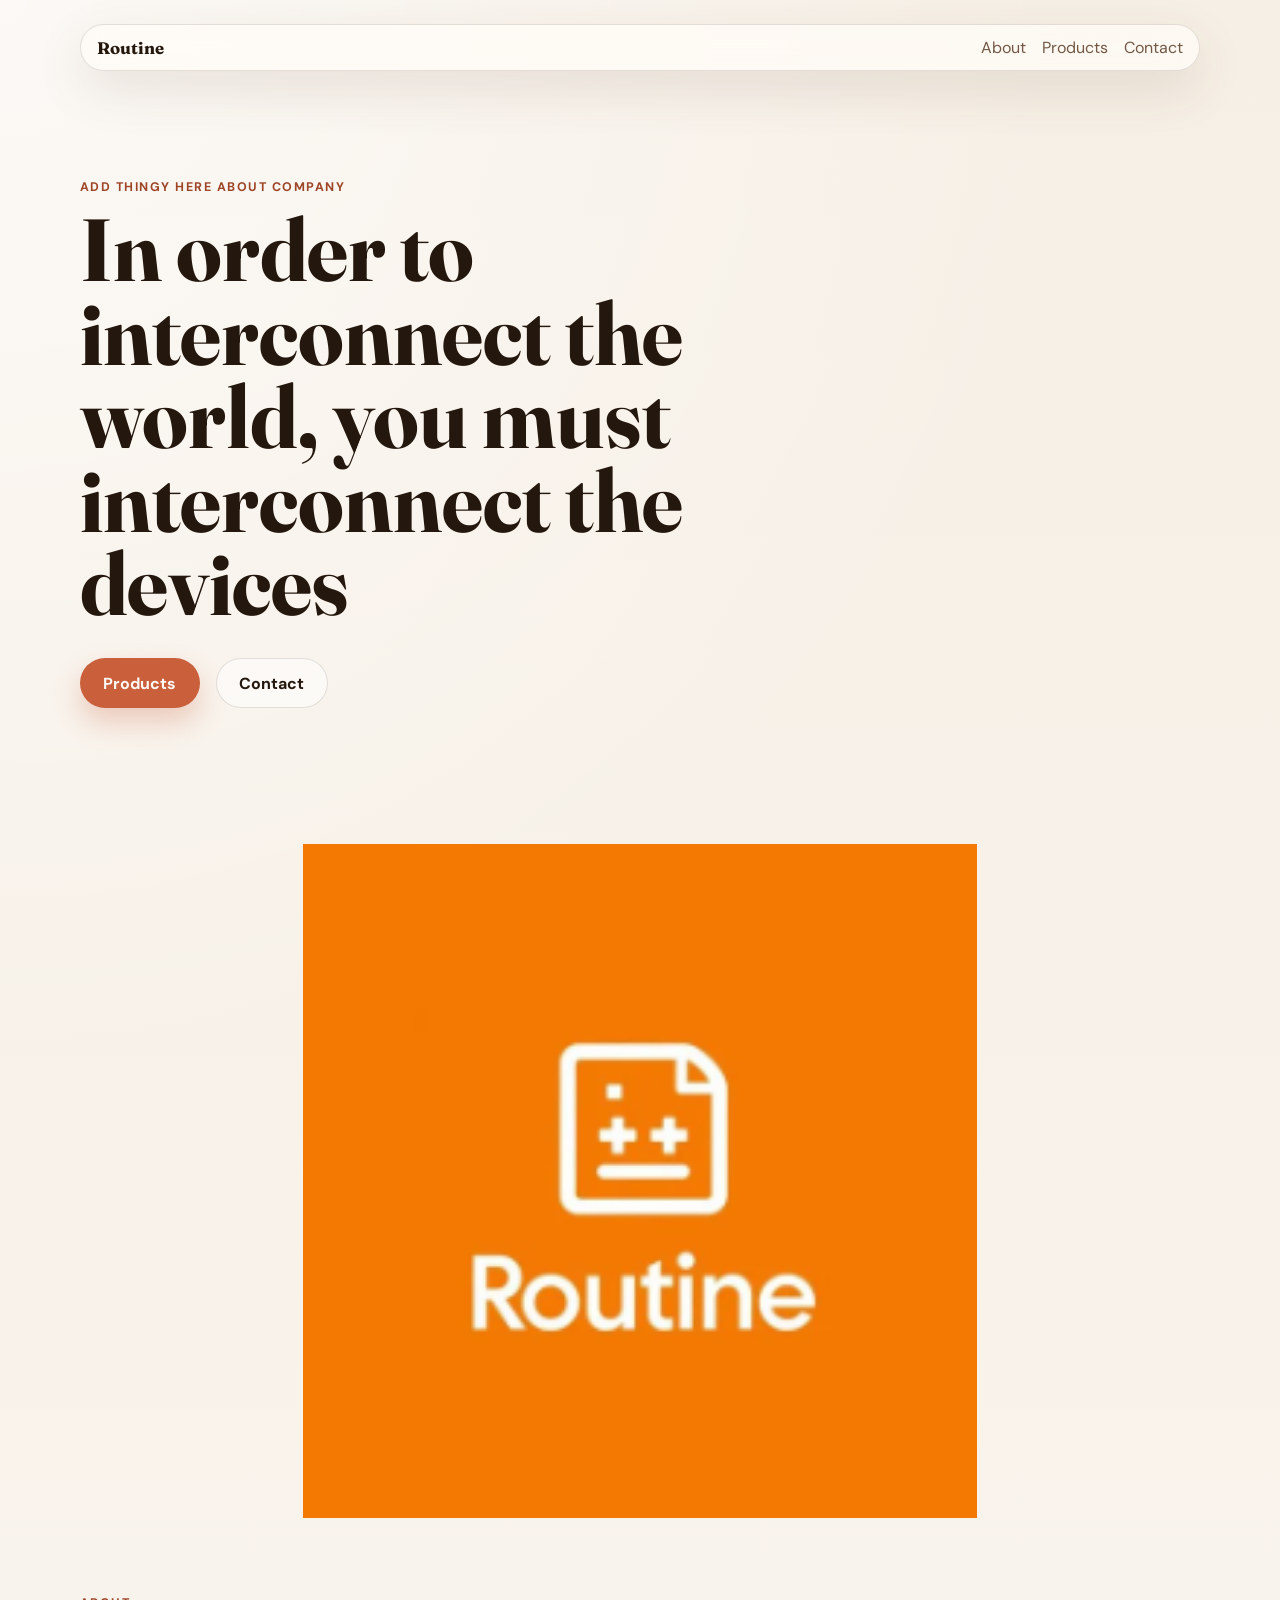
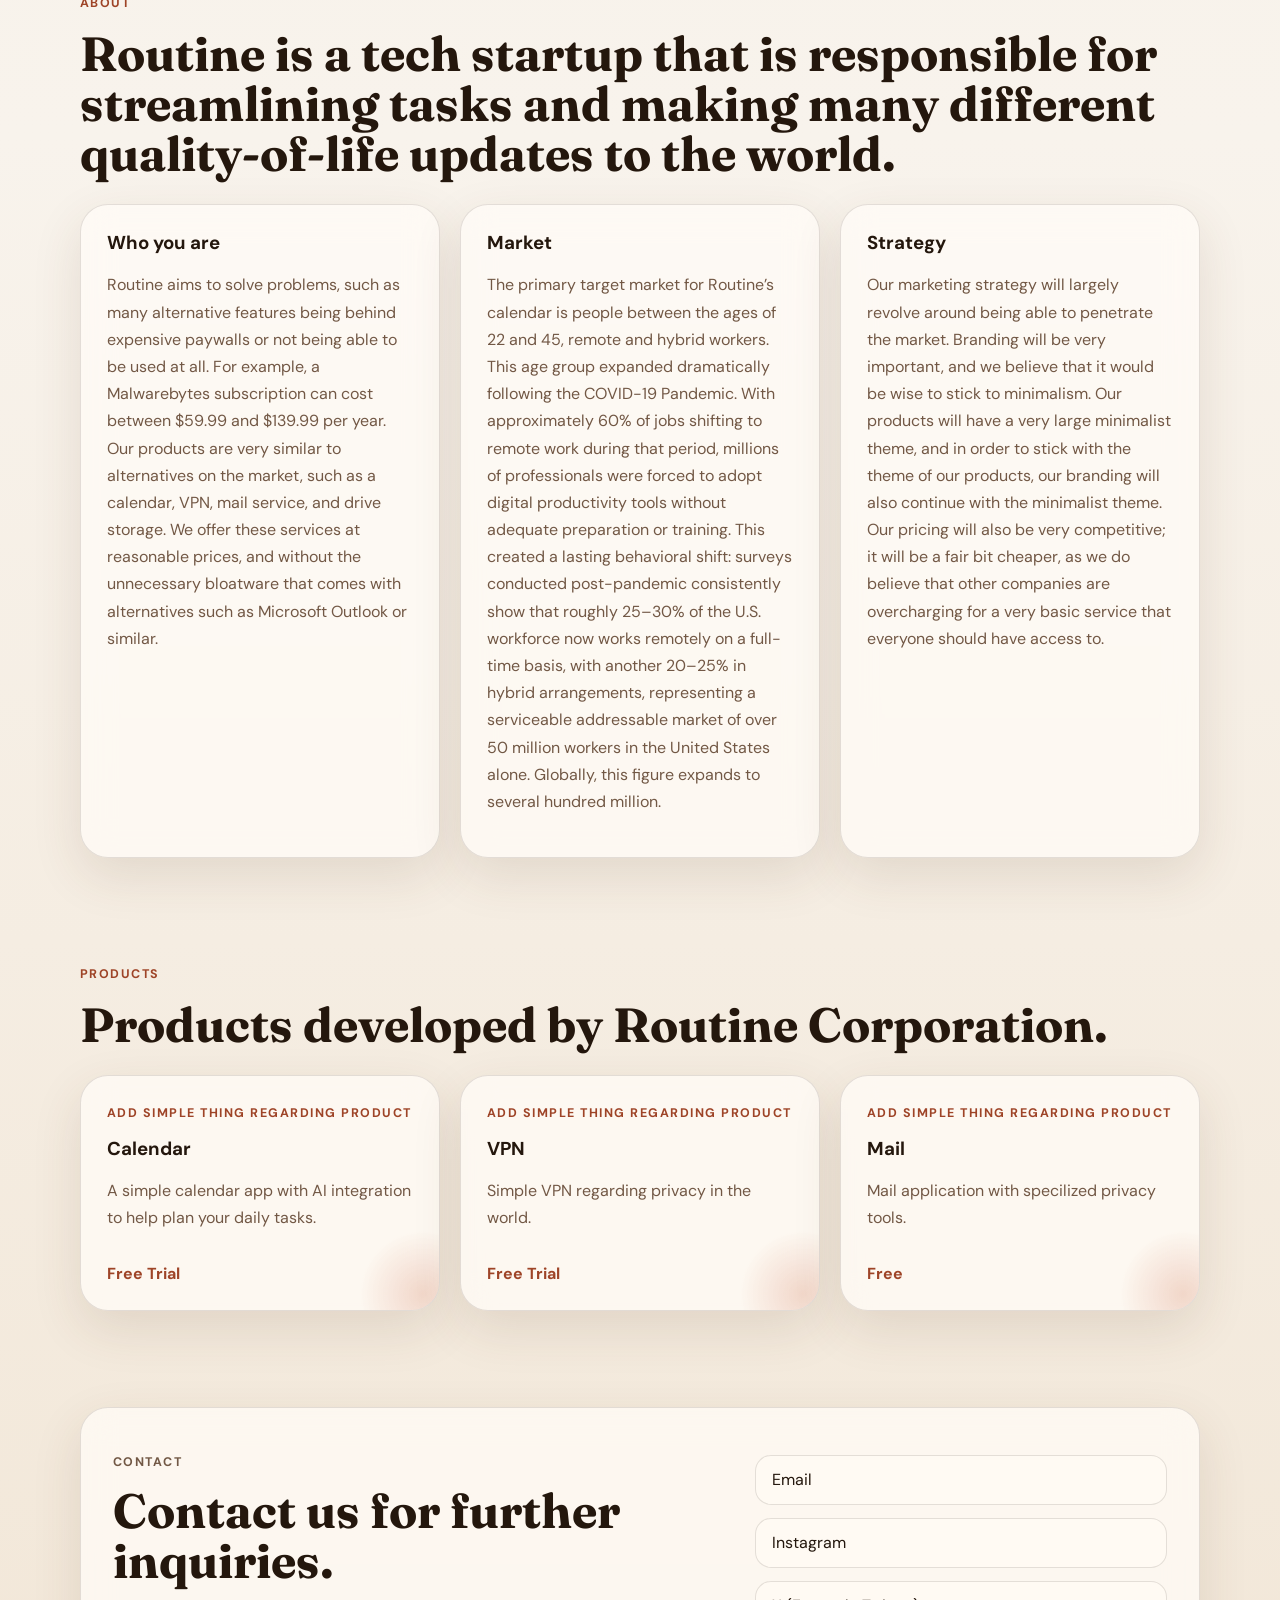
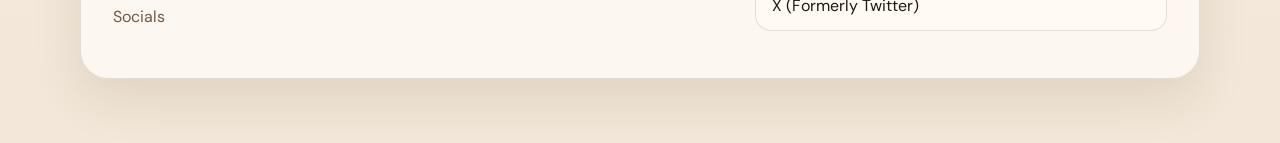
<file: index.html>
<!DOCTYPE html>
<html lang="en">
<head>
  <meta charset="UTF-8">
  <meta name="viewport" content="width=device-width, initial-scale=1.0">
  <meta
    name="description"
    content="A clean and modern personal website template built with HTML and CSS."
  >
  <title>Routine Corporation</title>
  <link rel="preconnect" href="https://fonts.googleapis.com">
  <link rel="preconnect" href="https://fonts.gstatic.com" crossorigin>
  <link
    href="https://fonts.googleapis.com/css2?family=DM+Sans:wght@400;500;700&family=Fraunces:wght@600;700&display=swap"
    rel="stylesheet"
  >
  <link rel="stylesheet" href="styles.css">
</head>
<body>
  <header class="hero">
    <nav class="site-nav">
      <a class="brand" href="#top">Routine</a>
      <div class="nav-links">
        <a href="#about">About</a>
        <a href="#projects">Products</a>
        <a href="#contact">Contact</a>
      </div>
    </nav>

    <section class="hero-content" id="top">
      <p class="eyebrow">add thingy here about company</p>
      <h1>In order to interconnect the world, you must interconnect the devices</h1>
      <p class="intro">
        <!-- add intro stuff here
        -->
      </p>
      <div class="hero-actions">
        <a class="button primary" href="#projects">Products</a>
        <a class="button secondary" href="#contact">Contact</a>
      </div>
    </section>
  </header>
  
  <div class="logo-container">
    <img src="logo.png" alt="Logo of Routine Corporation">
  </div>

  <main>
    <section class="section about" id="about">
      <div class="section-heading">
        <p class="section-label">About</p>
        <h2>Routine is a tech startup that is responsible for streamlining tasks and 
          making many different quality-of-life updates to the world. </h2>
      </div>
      <div class="about-grid">
        <div class="about-card">
          <h3>Who you are</h3>
          <p>
            Routine aims to solve problems, such as many alternative features being behind expensive paywalls or not being able to be used at all.
             For example, a Malwarebytes subscription can cost between $59.99 and $139.99 per year.  Our products are very similar to alternatives on the market,
              such as a calendar, VPN, mail service, and drive storage. We offer these services at reasonable prices, and without the unnecessary bloatware that comes 
              with alternatives such as Microsoft Outlook or similar. 

          </p>
        </div>
        <div class="about-card">
          <h3>Market</h3>
          <p>
            The primary target market for Routine’s calendar is people between the ages of 22 and 45, remote and hybrid workers. This age group expanded dramatically following the COVID-19 Pandemic. 
            With approximately 60% of jobs shifting to remote work during that period, millions of professionals were forced to adopt digital productivity tools without adequate preparation or training. 
            This created a lasting behavioral shift: surveys conducted post-pandemic consistently show that roughly 25–30% of the U.S. workforce now works remotely on a full-time basis, with another 20–25% in hybrid arrangements, 
            representing a serviceable addressable market of over 50 million workers in the United States alone. Globally, this figure expands to several hundred million.
          </p>
        </div>
        <div class="about-card">
          <h3>Strategy</h3>
          <p>
            Our marketing strategy will largely revolve around being able to penetrate the market. Branding will be very important, and we believe that it would be wise to stick to minimalism.
             Our products will have a very large minimalist theme, and in order to stick with the theme of our products, our branding will also continue with the minimalist theme. 
             Our pricing will also be very competitive; it will be a fair bit cheaper, as we do believe that other companies are overcharging for a very basic service that everyone should have access to. 
          </p>
        </div>
      </div>
    </section>

    <section class="section projects" id="projects">
      <div class="section-heading">
        <p class="section-label">Products</p>
        <h2>Products developed by Routine Corporation.</h2>
      </div>
      <div class="project-grid">
        <article class="project-card">
          <span class="project-tag">add simple thing regarding product</span>
          <h3>Calendar</h3>
          <p>
            A simple calendar app with AI integration to help plan your daily tasks.
          </p>
          <a href="#">Free Trial</a>
        </article>
        <article class="project-card">
          <span class="project-tag">add simple thing regarding product</span>
          <h3>VPN</h3>
          <p>
            Simple VPN regarding privacy in the world.
          </p>
          <a href="#">Free Trial</a>
        </article>
        <article class="project-card">
          <span class="project-tag">add simple thing regarding product</span>
          <h3>Mail</h3>
          <p>
            Mail application with specilized privacy tools.
          </p>
          <a href="#">Free</a>
        </article>
      </div>
    </section>

    <section class="section contact" id="contact">
      <div class="contact-panel">
        <div>
          <p class="section-label">Contact</p>
          <h2>Contact us for further inquiries.</h2>
          <p>
            Socials
          </p>
        </div>
        <div class="contact-links">
          <a href="mailto:l1xuzhu@proton.me">Email</a>
          <a href="#">Instagram</a>
          <a href="#">X (Formerly Twitter)</a>
        </div>
      </div>
    </section>
  </main>
</body>
</html>
</file>
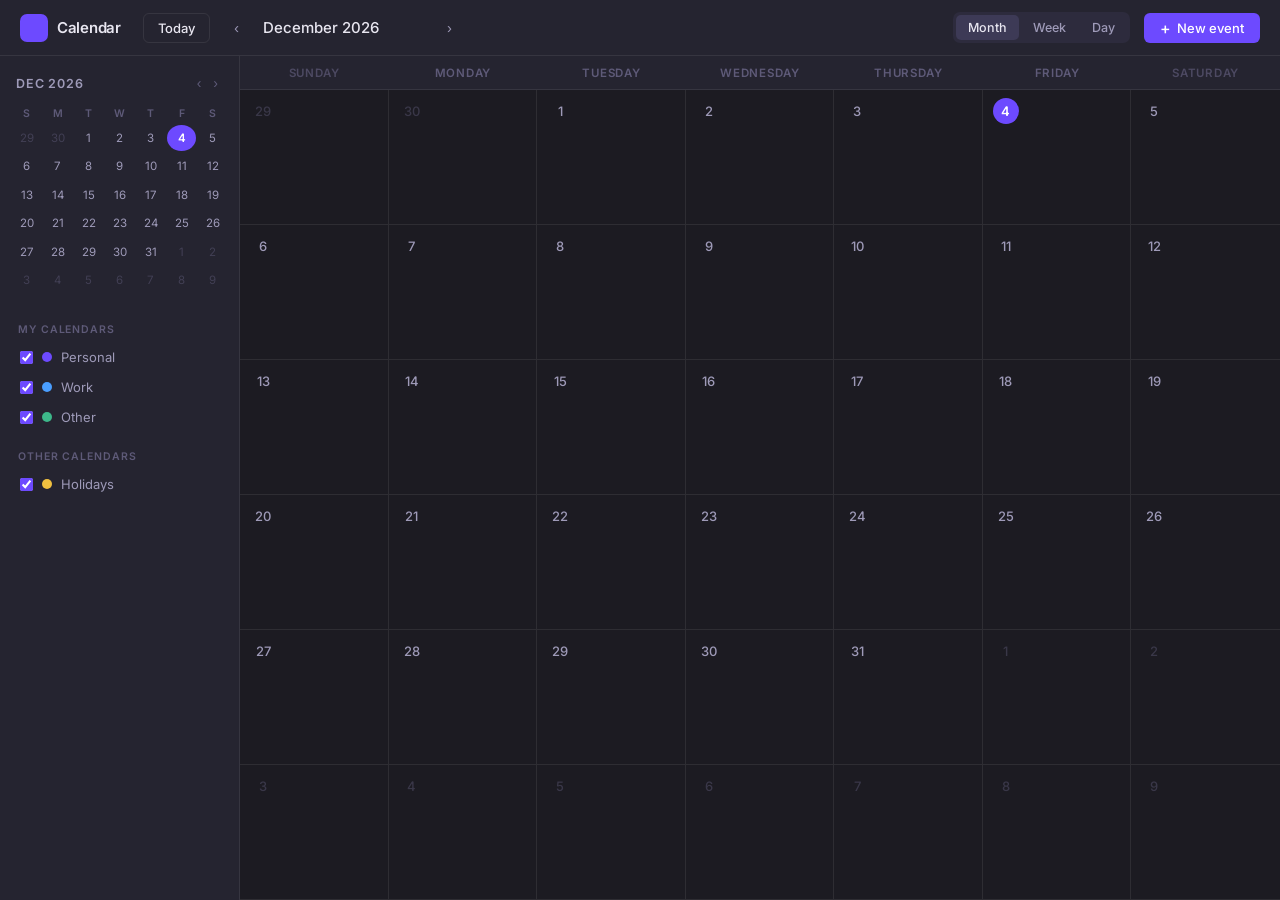
<file: calendar.html>
<!DOCTYPE html>
<html lang="en">
<head>
<meta charset="UTF-8">
<meta name="viewport" content="width=device-width, initial-scale=1.0">
<title>Calendar</title>
<link rel="preconnect" href="https://fonts.googleapis.com">
<link href="https://fonts.googleapis.com/css2?family=Inter:wght@300;400;500;600&display=swap" rel="stylesheet">
<style>
  *, *::before, *::after { box-sizing: border-box; margin: 0; padding: 0; }

  :root {
    --bg-deep:    #1c1b22;
    --bg-mid:     #252430;
    --bg-surface: #2d2b3d;
    --bg-hover:   #343248;
    --bg-active:  #3d3a56;
    --border:     rgba(255,255,255,0.08);
    --text-pri:   #e8e6f0;
    --text-sec:   #9e9ab8;
    --text-muted: #5e5a78;
    --accent:     #6d4aff;
    --accent-lt:  #8b6fff;
    --accent-dim: rgba(109,74,255,0.18);
    --today-ring: #6d4aff;
    --red:        #e5584a;
    --green:      #3db88a;
    --yellow:     #f0c040;
    --blue:       #4a9eff;
    --radius:     10px;
    --sidebar-w:  240px;
    --header-h:   56px;
  }

  html, body { height: 100%; overflow: hidden; }

  body {
    font-family: 'Inter', sans-serif;
    background: var(--bg-deep);
    color: var(--text-pri);
    display: flex;
    flex-direction: column;
    height: 100vh;
  }

  /* ── TOP BAR ── */
  header {
    height: var(--header-h);
    background: var(--bg-mid);
    border-bottom: 1px solid var(--border);
    display: flex;
    align-items: center;
    padding: 0 20px;
    gap: 14px;
    flex-shrink: 0;
    z-index: 10;
  }

  .logo {
    display: flex;
    align-items: center;
    gap: 9px;
    font-size: 15px;
    font-weight: 600;
    color: var(--text-pri);
    letter-spacing: -0.3px;
    text-decoration: none;
    margin-right: 8px;
  }
  .logo-icon {
    width: 28px; height: 28px;
    background: var(--accent);
    border-radius: 7px;
    display: grid;
    place-items: center;
    font-size: 13px;
  }

  .header-nav-btn {
    background: none;
    border: none;
    color: var(--text-sec);
    cursor: pointer;
    padding: 6px 10px;
    border-radius: 6px;
    font-size: 13px;
    font-family: inherit;
    transition: background .15s, color .15s;
  }
  .header-nav-btn:hover { background: var(--bg-hover); color: var(--text-pri); }

  .header-title {
    font-size: 15px;
    font-weight: 500;
    color: var(--text-pri);
    min-width: 160px;
  }

  .header-spacer { flex: 1; }

  .view-switcher {
    display: flex;
    background: var(--bg-surface);
    border-radius: 7px;
    padding: 3px;
    gap: 2px;
  }
  .view-btn {
    background: none;
    border: none;
    color: var(--text-sec);
    cursor: pointer;
    padding: 5px 12px;
    border-radius: 5px;
    font-size: 12.5px;
    font-family: inherit;
    font-weight: 500;
    transition: background .15s, color .15s;
  }
  .view-btn.active { background: var(--bg-active); color: var(--text-pri); }
  .view-btn:hover:not(.active) { color: var(--text-pri); }

  .today-btn {
    background: none;
    border: 1px solid var(--border);
    color: var(--text-pri);
    cursor: pointer;
    padding: 6px 14px;
    border-radius: 6px;
    font-size: 13px;
    font-family: inherit;
    font-weight: 500;
    transition: background .15s, border-color .15s;
  }
  .today-btn:hover { background: var(--bg-hover); border-color: rgba(255,255,255,.16); }

  .new-event-btn {
    background: var(--accent);
    border: none;
    color: #fff;
    cursor: pointer;
    padding: 7px 16px;
    border-radius: 6px;
    font-size: 13px;
    font-family: inherit;
    font-weight: 500;
    display: flex;
    align-items: center;
    gap: 6px;
    transition: background .15s, transform .1s;
  }
  .new-event-btn:hover { background: var(--accent-lt); }
  .new-event-btn:active { transform: scale(.97); }

  /* ── LAYOUT ── */
  .app-body {
    display: flex;
    flex: 1;
    overflow: hidden;
  }

  /* ── SIDEBAR ── */
  aside {
    width: var(--sidebar-w);
    background: var(--bg-mid);
    border-right: 1px solid var(--border);
    display: flex;
    flex-direction: column;
    padding: 16px 12px;
    overflow-y: auto;
    flex-shrink: 0;
  }

  .mini-cal-header {
    display: flex;
    align-items: center;
    justify-content: space-between;
    margin-bottom: 10px;
    padding: 0 4px;
  }
  .mini-cal-title {
    font-size: 12.5px;
    font-weight: 600;
    color: var(--text-sec);
    text-transform: uppercase;
    letter-spacing: .8px;
  }
  .mini-nav { background: none; border: none; color: var(--text-muted); cursor: pointer; font-size: 14px; padding: 3px 5px; border-radius: 4px; transition: color .15s; }
  .mini-nav:hover { color: var(--text-pri); }

  .mini-grid {
    display: grid;
    grid-template-columns: repeat(7, 1fr);
    gap: 2px;
    margin-bottom: 18px;
  }
  .mini-dow {
    text-align: center;
    font-size: 10.5px;
    font-weight: 600;
    color: var(--text-muted);
    padding: 3px 0;
    text-transform: uppercase;
  }
  .mini-day {
    text-align: center;
    font-size: 11.5px;
    padding: 4px 2px;
    border-radius: 50%;
    cursor: pointer;
    color: var(--text-sec);
    transition: background .12s, color .12s;
    line-height: 1.6;
  }
  .mini-day:hover { background: var(--bg-hover); color: var(--text-pri); }
  .mini-day.today { background: var(--accent); color: #fff; font-weight: 600; }
  .mini-day.selected:not(.today) { background: var(--accent-dim); color: var(--accent-lt); }
  .mini-day.other-month { color: var(--text-muted); opacity: .5; }

  .sidebar-section-title {
    font-size: 10.5px;
    font-weight: 600;
    letter-spacing: .9px;
    text-transform: uppercase;
    color: var(--text-muted);
    padding: 0 6px;
    margin: 12px 0 6px;
  }

  .cal-item {
    display: flex;
    align-items: center;
    gap: 9px;
    padding: 7px 8px;
    border-radius: 7px;
    cursor: pointer;
    transition: background .12s;
    font-size: 13px;
    color: var(--text-sec);
  }
  .cal-item:hover { background: var(--bg-hover); color: var(--text-pri); }
  .cal-dot {
    width: 10px; height: 10px;
    border-radius: 50%;
    flex-shrink: 0;
  }
  .cal-item input[type=checkbox] { accent-color: var(--accent); }

  /* ── MAIN CALENDAR ── */
  main {
    flex: 1;
    display: flex;
    flex-direction: column;
    overflow: hidden;
  }

  .cal-grid-header {
    display: grid;
    grid-template-columns: repeat(7, 1fr);
    border-bottom: 1px solid var(--border);
    background: var(--bg-mid);
    flex-shrink: 0;
  }
  .cal-dow {
    padding: 10px 0 9px;
    text-align: center;
    font-size: 11.5px;
    font-weight: 600;
    text-transform: uppercase;
    letter-spacing: .7px;
    color: var(--text-muted);
  }
  .cal-dow.weekend { color: var(--text-muted); opacity: .7; }

  .cal-grid {
    display: grid;
    grid-template-columns: repeat(7, 1fr);
    grid-template-rows: repeat(6, 1fr);
    flex: 1;
    overflow: hidden;
  }

  .cal-cell {
    border-right: 1px solid var(--border);
    border-bottom: 1px solid var(--border);
    padding: 8px 10px 6px;
    min-height: 0;
    overflow: hidden;
    cursor: pointer;
    transition: background .12s;
    display: flex;
    flex-direction: column;
    gap: 3px;
    position: relative;
  }
  .cal-cell:hover { background: rgba(255,255,255,0.025); }
  .cal-cell:nth-child(7n) { border-right: none; }

  .day-num {
    font-size: 13px;
    font-weight: 500;
    width: 26px;
    height: 26px;
    border-radius: 50%;
    display: grid;
    place-items: center;
    color: var(--text-sec);
    align-self: flex-start;
    flex-shrink: 0;
    transition: background .12s, color .12s;
  }
  .cal-cell:hover .day-num { color: var(--text-pri); }
  .cal-cell.today .day-num {
    background: var(--accent);
    color: #fff;
    font-weight: 600;
  }
  .cal-cell.other-month .day-num { color: var(--text-muted); opacity: .45; }
  .cal-cell.selected:not(.today) .day-num {
    background: var(--accent-dim);
    color: var(--accent-lt);
  }

  .event-pill {
    font-size: 11.5px;
    font-weight: 500;
    padding: 2px 7px;
    border-radius: 4px;
    white-space: nowrap;
    overflow: hidden;
    text-overflow: ellipsis;
    cursor: pointer;
    transition: filter .12s;
    flex-shrink: 0;
  }
  .event-pill:hover { filter: brightness(1.15); }

  /* ── MODAL ── */
  .modal-overlay {
    position: fixed;
    inset: 0;
    background: rgba(0,0,0,.55);
    display: flex;
    align-items: center;
    justify-content: center;
    z-index: 100;
    opacity: 0;
    pointer-events: none;
    transition: opacity .18s;
  }
  .modal-overlay.open { opacity: 1; pointer-events: all; }

  .modal {
    background: var(--bg-surface);
    border: 1px solid var(--border);
    border-radius: 14px;
    width: 420px;
    max-width: 95vw;
    padding: 24px;
    box-shadow: 0 24px 60px rgba(0,0,0,.5);
    transform: translateY(8px);
    transition: transform .18s;
  }
  .modal-overlay.open .modal { transform: translateY(0); }

  .modal-title-row {
    display: flex;
    align-items: center;
    justify-content: space-between;
    margin-bottom: 20px;
  }
  .modal-title {
    font-size: 15px;
    font-weight: 600;
    color: var(--text-pri);
  }
  .modal-close {
    background: none; border: none; color: var(--text-muted);
    cursor: pointer; font-size: 18px; padding: 2px 6px;
    border-radius: 5px; transition: color .12s, background .12s;
  }
  .modal-close:hover { color: var(--text-pri); background: var(--bg-hover); }

  .form-group { margin-bottom: 14px; }
  .form-label { font-size: 12px; font-weight: 500; color: var(--text-sec); margin-bottom: 5px; display: block; }
  .form-input {
    width: 100%;
    background: var(--bg-deep);
    border: 1px solid var(--border);
    border-radius: 7px;
    color: var(--text-pri);
    font-family: inherit;
    font-size: 13.5px;
    padding: 9px 12px;
    outline: none;
    transition: border-color .15s;
  }
  .form-input:focus { border-color: var(--accent); }

  .color-row { display: flex; gap: 8px; margin-top: 6px; }
  .color-swatch {
    width: 22px; height: 22px; border-radius: 50%; cursor: pointer;
    border: 2px solid transparent; transition: border-color .12s, transform .1s;
  }
  .color-swatch:hover { transform: scale(1.15); }
  .color-swatch.selected { border-color: #fff; }

  .modal-actions { display: flex; gap: 10px; justify-content: flex-end; margin-top: 20px; }
  .btn-cancel {
    background: none; border: 1px solid var(--border); color: var(--text-sec);
    cursor: pointer; padding: 8px 16px; border-radius: 7px; font-size: 13px;
    font-family: inherit; font-weight: 500; transition: background .12s, color .12s;
  }
  .btn-cancel:hover { background: var(--bg-hover); color: var(--text-pri); }
  .btn-save {
    background: var(--accent); border: none; color: #fff;
    cursor: pointer; padding: 8px 18px; border-radius: 7px; font-size: 13px;
    font-family: inherit; font-weight: 500; transition: background .12s;
  }
  .btn-save:hover { background: var(--accent-lt); }

  /* event detail popover */
  .popover {
    position: fixed;
    background: var(--bg-surface);
    border: 1px solid var(--border);
    border-radius: 10px;
    padding: 14px 16px;
    width: 240px;
    box-shadow: 0 12px 40px rgba(0,0,0,.5);
    z-index: 200;
    opacity: 0;
    pointer-events: none;
    transition: opacity .15s;
  }
  .popover.open { opacity: 1; pointer-events: all; }
  .popover-title { font-size: 14px; font-weight: 600; color: var(--text-pri); margin-bottom: 4px; }
  .popover-date { font-size: 12px; color: var(--text-sec); margin-bottom: 10px; }
  .popover-actions { display: flex; gap: 6px; }
  .popover-btn {
    background: var(--bg-hover); border: none; color: var(--text-sec);
    cursor: pointer; padding: 5px 10px; border-radius: 5px; font-size: 11.5px;
    font-family: inherit; transition: background .12s, color .12s;
  }
  .popover-btn:hover { background: var(--bg-active); color: var(--text-pri); }
  .popover-btn.danger:hover { background: rgba(229,88,74,.2); color: var(--red); }
</style>
</head>
<body>

<!-- HEADER -->
<header>
  <a class="logo" href="#">
    <div class="logo-icon"></div>
    Calendar
  </a>
  <button class="today-btn" onclick="goToday()">Today</button>
  <button class="header-nav-btn" onclick="prevMonth()">&#8249;</button>
  <span class="header-title" id="headerTitle"></span>
  <button class="header-nav-btn" onclick="nextMonth()">&#8250;</button>
  <div class="header-spacer"></div>
  <div class="view-switcher">
    <button class="view-btn active">Month</button>
    <button class="view-btn" onclick="alert('Week view coming soon!')">Week</button>
    <button class="view-btn" onclick="alert('Day view coming soon!')">Day</button>
  </div>
  <button class="new-event-btn" onclick="openNewEventModal()">
    <span style="font-size:16px;line-height:1">+</span> New event
  </button>
</header>

<div class="app-body">

  <!-- SIDEBAR -->
  <aside>
    <div class="mini-cal-header">
      <span class="mini-cal-title" id="miniTitle"></span>
      <div style="display:flex;gap:2px">
        <button class="mini-nav" onclick="prevMonth()">&#8249;</button>
        <button class="mini-nav" onclick="nextMonth()">&#8250;</button>
      </div>
    </div>
    <div class="mini-grid" id="miniGrid"></div>

    <div class="sidebar-section-title">My calendars</div>
    <label class="cal-item"><input type="checkbox" checked onchange="toggleCal('personal')"> <span class="cal-dot" style="background:#6d4aff"></span> Personal</label>
    <label class="cal-item"><input type="checkbox" checked onchange="toggleCal('work')"> <span class="cal-dot" style="background:#4a9eff"></span> Work</label>
    <label class="cal-item"><input type="checkbox" checked onchange="toggleCal('other')"> <span class="cal-dot" style="background:#3db88a"></span> Other</label>

    <div class="sidebar-section-title" style="margin-top:18px">Other calendars</div>
    <label class="cal-item"><input type="checkbox" checked> <span class="cal-dot" style="background:#f0c040"></span> Holidays</label>
  </aside>

  <!-- MAIN GRID -->
  <main>
    <div class="cal-grid-header" id="calDowHeader"></div>
    <div class="cal-grid" id="calGrid"></div>
  </main>
</div>

<!-- NEW/EDIT EVENT MODAL -->
<div class="modal-overlay" id="eventModal" onclick="handleOverlayClick(event)">
  <div class="modal">
    <div class="modal-title-row">
      <span class="modal-title" id="modalTitle">New event</span>
      <button class="modal-close" onclick="closeModal()">✕</button>
    </div>
    <div class="form-group">
      <label class="form-label">Event title</label>
      <input class="form-input" id="eventTitle" type="text" placeholder="Add title" autofocus>
    </div>
    <div class="form-group">
      <label class="form-label">Date</label>
      <input class="form-input" id="eventDate" type="date">
    </div>
    <div class="form-group">
      <label class="form-label">Time (optional)</label>
      <input class="form-input" id="eventTime" type="time" placeholder="All day">
    </div>
    <div class="form-group">
      <label class="form-label">Calendar</label>
      <select class="form-input" id="eventCal">
        <option value="personal">Personal</option>
        <option value="work">Work</option>
        <option value="other">Other</option>
      </select>
    </div>
    <div class="form-group">
      <label class="form-label">Color</label>
      <div class="color-row" id="colorRow">
        <div class="color-swatch selected" style="background:#6d4aff" data-color="#6d4aff" onclick="selectColor(this)"></div>
        <div class="color-swatch" style="background:#4a9eff" data-color="#4a9eff" onclick="selectColor(this)"></div>
        <div class="color-swatch" style="background:#3db88a" data-color="#3db88a" onclick="selectColor(this)"></div>
        <div class="color-swatch" style="background:#e5584a" data-color="#e5584a" onclick="selectColor(this)"></div>
        <div class="color-swatch" style="background:#f0c040" data-color="#f0c040" onclick="selectColor(this)"></div>
        <div class="color-swatch" style="background:#e07bb5" data-color="#e07bb5" onclick="selectColor(this)"></div>
      </div>
    </div>
    <div class="modal-actions">
      <button class="btn-cancel" onclick="closeModal()">Cancel</button>
      <button class="btn-save" onclick="saveEvent()">Save</button>
    </div>
  </div>
</div>

<!-- EVENT DETAIL POPOVER -->
<div class="popover" id="eventPopover">
  <div class="popover-title" id="popTitle"></div>
  <div class="popover-date" id="popDate"></div>
  <div class="popover-actions">
    <button class="popover-btn" onclick="editFromPop()">✏ Edit</button>
    <button class="popover-btn danger" onclick="deleteFromPop()">🗑 Delete</button>
    <button class="popover-btn" onclick="closePop()">✕</button>
  </div>
</div>

<script>
// ── STATE ──
let today = new Date();
let viewYear = today.getFullYear();
let viewMonth = today.getMonth(); // 0-indexed
let selectedDate = null;
let hiddenCals = new Set();
let editingEventId = null;
let popEventId = null;
let selectedColor = '#6d4aff';

let events = JSON.parse(localStorage.getItem('cal_events') || '[]');

function saveEvents() {
  localStorage.setItem('cal_events', JSON.stringify(events));
}

// ── UTILS ──
function uid() { return Math.random().toString(36).slice(2); }
function fmtD(d) {
  return d.getFullYear() + '-' +
    String(d.getMonth()+1).padStart(2,'0') + '-' +
    String(d.getDate()).padStart(2,'0');
}
function addDays(d, n) { let r = new Date(d); r.setDate(r.getDate()+n); return r; }
function parseDate(s) { let [y,m,d] = s.split('-').map(Number); return new Date(y,m-1,d); }
function monthName(m) { return ['January','February','March','April','May','June','July','August','September','October','November','December'][m]; }
function shortMonth(m) { return ['Jan','Feb','Mar','Apr','May','Jun','Jul','Aug','Sep','Oct','Nov','Dec'][m]; }

// ── RENDER ──
function render() {
  renderHeader();
  renderMini();
  renderGrid();
}

function renderHeader() {
  document.getElementById('headerTitle').textContent = monthName(viewMonth) + ' ' + viewYear;
}

function renderMini() {
  document.getElementById('miniTitle').textContent = shortMonth(viewMonth) + ' ' + viewYear;
  const grid = document.getElementById('miniGrid');
  grid.innerHTML = '';
  ['S','M','T','W','T','F','S'].forEach(d => {
    const el = document.createElement('div');
    el.className = 'mini-dow';
    el.textContent = d;
    grid.appendChild(el);
  });
  const firstDay = new Date(viewYear, viewMonth, 1).getDay();
  const daysInMonth = new Date(viewYear, viewMonth+1, 0).getDate();
  const prevDays = new Date(viewYear, viewMonth, 0).getDate();
  const todayStr = fmtD(today);
  for (let i = 0; i < 42; i++) {
    const el = document.createElement('div');
    el.className = 'mini-day';
    let dateStr, num, otherMonth = false;
    if (i < firstDay) {
      num = prevDays - firstDay + i + 1;
      dateStr = fmtD(new Date(viewYear, viewMonth-1, num));
      otherMonth = true;
    } else if (i >= firstDay + daysInMonth) {
      num = i - firstDay - daysInMonth + 1;
      dateStr = fmtD(new Date(viewYear, viewMonth+1, num));
      otherMonth = true;
    } else {
      num = i - firstDay + 1;
      dateStr = fmtD(new Date(viewYear, viewMonth, num));
    }
    el.textContent = num;
    if (otherMonth) el.classList.add('other-month');
    if (dateStr === todayStr) el.classList.add('today');
    if (selectedDate && dateStr === selectedDate) el.classList.add('selected');
    el.addEventListener('click', () => { selectedDate = dateStr; render(); });
    grid.appendChild(el);
  }
}

function renderGrid() {
  const dowHeader = document.getElementById('calDowHeader');
  dowHeader.innerHTML = '';
  ['Sunday','Monday','Tuesday','Wednesday','Thursday','Friday','Saturday'].forEach((d,i) => {
    const el = document.createElement('div');
    el.className = 'cal-dow' + (i===0||i===6?' weekend':'');
    el.textContent = d;
    dowHeader.appendChild(el);
  });

  const grid = document.getElementById('calGrid');
  grid.innerHTML = '';

  const firstDay = new Date(viewYear, viewMonth, 1).getDay();
  const daysInMonth = new Date(viewYear, viewMonth+1, 0).getDate();
  const prevDays = new Date(viewYear, viewMonth, 0).getDate();
  const todayStr = fmtD(today);

  for (let i = 0; i < 42; i++) {
    const cell = document.createElement('div');
    cell.className = 'cal-cell';
    let num, dateStr, otherMonth = false;
    if (i < firstDay) {
      num = prevDays - firstDay + i + 1;
      dateStr = fmtD(new Date(viewYear, viewMonth-1, num));
      otherMonth = true;
    } else if (i >= firstDay + daysInMonth) {
      num = i - firstDay - daysInMonth + 1;
      dateStr = fmtD(new Date(viewYear, viewMonth+1, num));
      otherMonth = true;
    } else {
      num = i - firstDay + 1;
      dateStr = fmtD(new Date(viewYear, viewMonth, num));
    }
    if (otherMonth) cell.classList.add('other-month');
    if (dateStr === todayStr) cell.classList.add('today');
    if (selectedDate && dateStr === selectedDate) cell.classList.add('selected');

    const numEl = document.createElement('div');
    numEl.className = 'day-num';
    numEl.textContent = num;
    cell.appendChild(numEl);

    // Events for this day
    const dayEvents = events.filter(e => e.date === dateStr && !hiddenCals.has(e.cal));
    dayEvents.slice(0,3).forEach(ev => {
      const pill = document.createElement('div');
      pill.className = 'event-pill';
      pill.style.background = ev.color + '33';
      pill.style.color = ev.color;
      pill.style.borderLeft = '2.5px solid ' + ev.color;
      pill.textContent = (ev.time ? ev.time + ' ' : '') + ev.title;
      pill.addEventListener('click', e => { e.stopPropagation(); showPop(ev.id, e); });
      cell.appendChild(pill);
    });
    if (dayEvents.length > 3) {
      const more = document.createElement('div');
      more.style.cssText = 'font-size:11px;color:var(--text-muted);padding:1px 4px;';
      more.textContent = '+' + (dayEvents.length - 3) + ' more';
      cell.appendChild(more);
    }

    cell.addEventListener('click', () => {
      selectedDate = dateStr;
      closePop();
      openNewEventModal(dateStr);
    });
    grid.appendChild(cell);
  }
}

// ── NAVIGATION ──
function prevMonth() { viewMonth--; if (viewMonth < 0) { viewMonth = 11; viewYear--; } render(); }
function nextMonth() { viewMonth++; if (viewMonth > 11) { viewMonth = 0; viewYear++; } render(); }
function goToday() { viewYear = today.getFullYear(); viewMonth = today.getMonth(); selectedDate = fmtD(today); render(); }

// ── MODAL ──
function openNewEventModal(dateStr) {
  editingEventId = null;
  document.getElementById('modalTitle').textContent = 'New event';
  document.getElementById('eventTitle').value = '';
  document.getElementById('eventDate').value = dateStr || fmtD(today);
  document.getElementById('eventTime').value = '';
  document.getElementById('eventCal').value = 'personal';
  selectedColor = '#6d4aff';
  document.querySelectorAll('.color-swatch').forEach(s => s.classList.toggle('selected', s.dataset.color === selectedColor));
  document.getElementById('eventModal').classList.add('open');
  setTimeout(() => document.getElementById('eventTitle').focus(), 50);
}

function openEditModal(ev) {
  editingEventId = ev.id;
  document.getElementById('modalTitle').textContent = 'Edit event';
  document.getElementById('eventTitle').value = ev.title;
  document.getElementById('eventDate').value = ev.date;
  document.getElementById('eventTime').value = ev.time || '';
  document.getElementById('eventCal').value = ev.cal;
  selectedColor = ev.color;
  document.querySelectorAll('.color-swatch').forEach(s => s.classList.toggle('selected', s.dataset.color === selectedColor));
  document.getElementById('eventModal').classList.add('open');
}

function closeModal() { document.getElementById('eventModal').classList.remove('open'); }
function handleOverlayClick(e) { if (e.target === e.currentTarget) closeModal(); }

function saveEvent() {
  const title = document.getElementById('eventTitle').value.trim();
  if (!title) { document.getElementById('eventTitle').focus(); return; }
  const ev = {
    id: editingEventId || uid(),
    title,
    date: document.getElementById('eventDate').value,
    time: document.getElementById('eventTime').value,
    cal: document.getElementById('eventCal').value,
    color: selectedColor,
  };
  if (editingEventId) {
    const idx = events.findIndex(e => e.id === editingEventId);
    if (idx !== -1) events[idx] = ev;
  } else {
    events.push(ev);
  }
  saveEvents();
  closeModal();
  render();
}

function selectColor(el) {
  selectedColor = el.dataset.color;
  document.querySelectorAll('.color-swatch').forEach(s => s.classList.remove('selected'));
  el.classList.add('selected');
}

// ── POPOVER ──
function showPop(id, e) {
  const ev = events.find(x => x.id === id);
  if (!ev) return;
  popEventId = id;
  document.getElementById('popTitle').textContent = ev.title;
  const d = parseDate(ev.date);
  const dateStr = d.toLocaleDateString('en-US', {weekday:'long',month:'long',day:'numeric'});
  document.getElementById('popDate').textContent = (ev.time ? ev.time + ' · ' : '') + dateStr;
  const pop = document.getElementById('eventPopover');
  pop.classList.add('open');
  const rect = e.target.getBoundingClientRect();
  let left = rect.right + 8;
  let top = rect.top;
  if (left + 250 > window.innerWidth) left = rect.left - 258;
  if (top + 120 > window.innerHeight) top = window.innerHeight - 130;
  pop.style.left = left + 'px';
  pop.style.top = top + 'px';
}
function closePop() { document.getElementById('eventPopover').classList.remove('open'); popEventId = null; }
function editFromPop() { const ev = events.find(x => x.id === popEventId); closePop(); if (ev) openEditModal(ev); }
function deleteFromPop() { events = events.filter(e => e.id !== popEventId); saveEvents(); closePop(); render(); }

// ── CAL TOGGLE ──
function toggleCal(cal) { hiddenCals.has(cal) ? hiddenCals.delete(cal) : hiddenCals.add(cal); render(); }

// ── KEYBOARD ──
document.addEventListener('keydown', e => {
  if (e.key === 'Escape') { closeModal(); closePop(); }
  if (e.key === 'Enter' && document.getElementById('eventModal').classList.contains('open') && document.activeElement !== document.querySelector('.btn-cancel')) saveEvent();
});
document.addEventListener('click', e => {
  const pop = document.getElementById('eventPopover');
  if (pop.classList.contains('open') && !pop.contains(e.target)) closePop();
});

// ── INIT ──
goToday();
</script>
</body>
</html>
</file>
<file: styles.css>
:root {
  --bg: #f6efe5;
  --bg-accent: #efe2cf;
  --surface: rgba(255, 252, 247, 0.78);
  --surface-strong: #fffaf3;
  --text: #24170d;
  --muted: #725845;
  --accent: #c95f3b;
  --accent-dark: #9e4427;
  --border: rgba(36, 23, 13, 0.12);
  --shadow: 0 18px 50px rgba(94, 55, 30, 0.12);
  --max-width: 1120px;
}

* {
  box-sizing: border-box;
}

html {
  scroll-behavior: smooth;
}

body {
  margin: 0;
  font-family: "DM Sans", sans-serif;
  color: var(--text);
  background:
    radial-gradient(circle at top left, rgba(255, 255, 255, 0.65), transparent 30%),
    linear-gradient(180deg, var(--bg) 0%, #f8f3ec 52%, #f2e7d8 100%);
}

body::before {
  content: "";
  position: fixed;
  inset: 0;
  pointer-events: none;
  background-image:
    linear-gradient(rgba(255, 255, 255, 0.15) 1px, transparent 1px),
    linear-gradient(90deg, rgba(255, 255, 255, 0.15) 1px, transparent 1px);
  background-size: 32px 32px;
  mask-image: linear-gradient(180deg, rgba(0, 0, 0, 0.4), transparent 85%);
}

a {
  color: inherit;
  text-decoration: none;
}

.hero,
.section {
  width: min(calc(100% - 2rem), var(--max-width));
  margin: 0 auto;
}

.hero {
  padding: 1.5rem 0 4.5rem;
}

.logo-container {
  display: flex;
  justify-content: center;
  align-items: center;
  padding: 2rem 1rem;
}

.logo-container img {
  max-width: 100%;
  height: auto;
}

.site-nav {
  display: flex;
  justify-content: space-between;
  align-items: center;
  gap: 1rem;
  padding: 0.75rem 1rem;
  background: var(--surface);
  border: 1px solid var(--border);
  border-radius: 999px;
  backdrop-filter: blur(18px);
  box-shadow: var(--shadow);
}

.brand,
.hero h1,
.section-heading h2,
.contact-panel h2 {
  font-family: "Fraunces", serif;
}

.brand {
  font-size: 1.05rem;
  font-weight: 700;
}

.nav-links {
  display: flex;
  flex-wrap: wrap;
  gap: 1rem;
  color: var(--muted);
}

.hero-content {
  padding: 6rem 0 2rem;
  max-width: 760px;
  animation: rise 700ms ease-out both;
}

.eyebrow,
.section-label,
.project-tag {
  text-transform: uppercase;
  letter-spacing: 0.12em;
  font-size: 0.78rem;
  font-weight: 700;
}

.eyebrow,
.section-label {
  color: var(--accent-dark);
}

.hero h1 {
  margin: 0.5rem 0 1rem;
  font-size: clamp(3rem, 9vw, 5.5rem);
  line-height: 0.95;
}

.intro {
  max-width: 620px;
  font-size: 1.1rem;
  line-height: 1.75;
  color: var(--muted);
}

.hero-actions {
  display: flex;
  flex-wrap: wrap;
  gap: 1rem;
  margin-top: 2rem;
}

.button {
  display: inline-flex;
  align-items: center;
  justify-content: center;
  min-height: 3rem;
  padding: 0.85rem 1.4rem;
  border-radius: 999px;
  border: 1px solid transparent;
  font-weight: 700;
  transition: transform 180ms ease, background-color 180ms ease, border-color 180ms ease;
}

.button:hover {
  transform: translateY(-2px);
}

.button.primary {
  background: var(--accent);
  color: #fffaf5;
  box-shadow: 0 14px 28px rgba(201, 95, 59, 0.28);
}

.button.primary:hover {
  background: var(--accent-dark);
}

.button.secondary {
  background: rgba(255, 255, 255, 0.5);
  border-color: var(--border);
}

.section {
  padding: 2rem 0 4rem;
}

.section-heading {
  display: grid;
  gap: 0.35rem;
  margin-bottom: 1.5rem;
}

.section-heading h2,
.contact-panel h2 {
  margin: 0;
  font-size: clamp(2rem, 5vw, 3rem);
  line-height: 1.05;
}

.about-grid,
.project-grid {
  display: grid;
  gap: 1.25rem;
}

.about-grid {
  grid-template-columns: repeat(auto-fit, minmax(220px, 1fr));
}

.project-grid {
  grid-template-columns: repeat(auto-fit, minmax(260px, 1fr));
}

.about-card,
.project-card,
.contact-panel {
  background: var(--surface);
  border: 1px solid var(--border);
  border-radius: 28px;
  box-shadow: var(--shadow);
  backdrop-filter: blur(16px);
}

.about-card,
.project-card {
  padding: 1.6rem;
}

.about-card h3,
.project-card h3 {
  margin-top: 0;
  margin-bottom: 0.75rem;
}

.about-card p,
.project-card p,
.contact-panel p {
  color: var(--muted);
  line-height: 1.7;
}

.project-card {
  position: relative;
  overflow: hidden;
}

.project-card::after {
  content: "";
  position: absolute;
  inset: auto -3rem -3rem auto;
  width: 8rem;
  height: 8rem;
  border-radius: 50%;
  background: radial-gradient(circle, rgba(201, 95, 59, 0.22), transparent 70%);
}

.project-tag {
  display: inline-block;
  margin-bottom: 0.9rem;
  color: var(--accent-dark);
}

.project-card a {
  display: inline-block;
  margin-top: 1rem;
  font-weight: 700;
  color: var(--accent-dark);
}

.contact-panel {
  display: grid;
  grid-template-columns: 1.5fr 1fr;
  gap: 1.5rem;
  padding: 2rem;
  align-items: center;
}

.contact-links {
  display: grid;
  gap: 0.8rem;
  justify-items: start;
}

.contact-links a {
  padding: 0.85rem 1rem;
  border-radius: 16px;
  background: var(--surface-strong);
  border: 1px solid var(--border);
  width: 100%;
}

@keyframes rise {
  from {
    opacity: 0;
    transform: translateY(24px);
  }

  to {
    opacity: 1;
    transform: translateY(0);
  }
}

@media (max-width: 720px) {
  .hero {
    padding-top: 1rem;
  }

  .site-nav,
  .contact-panel {
    border-radius: 24px;
  }

  .site-nav {
    flex-direction: column;
    align-items: flex-start;
  }

  .contact-panel {
    grid-template-columns: 1fr;
  }

  .hero-content {
    padding-top: 4rem;
  }
}
</file>
